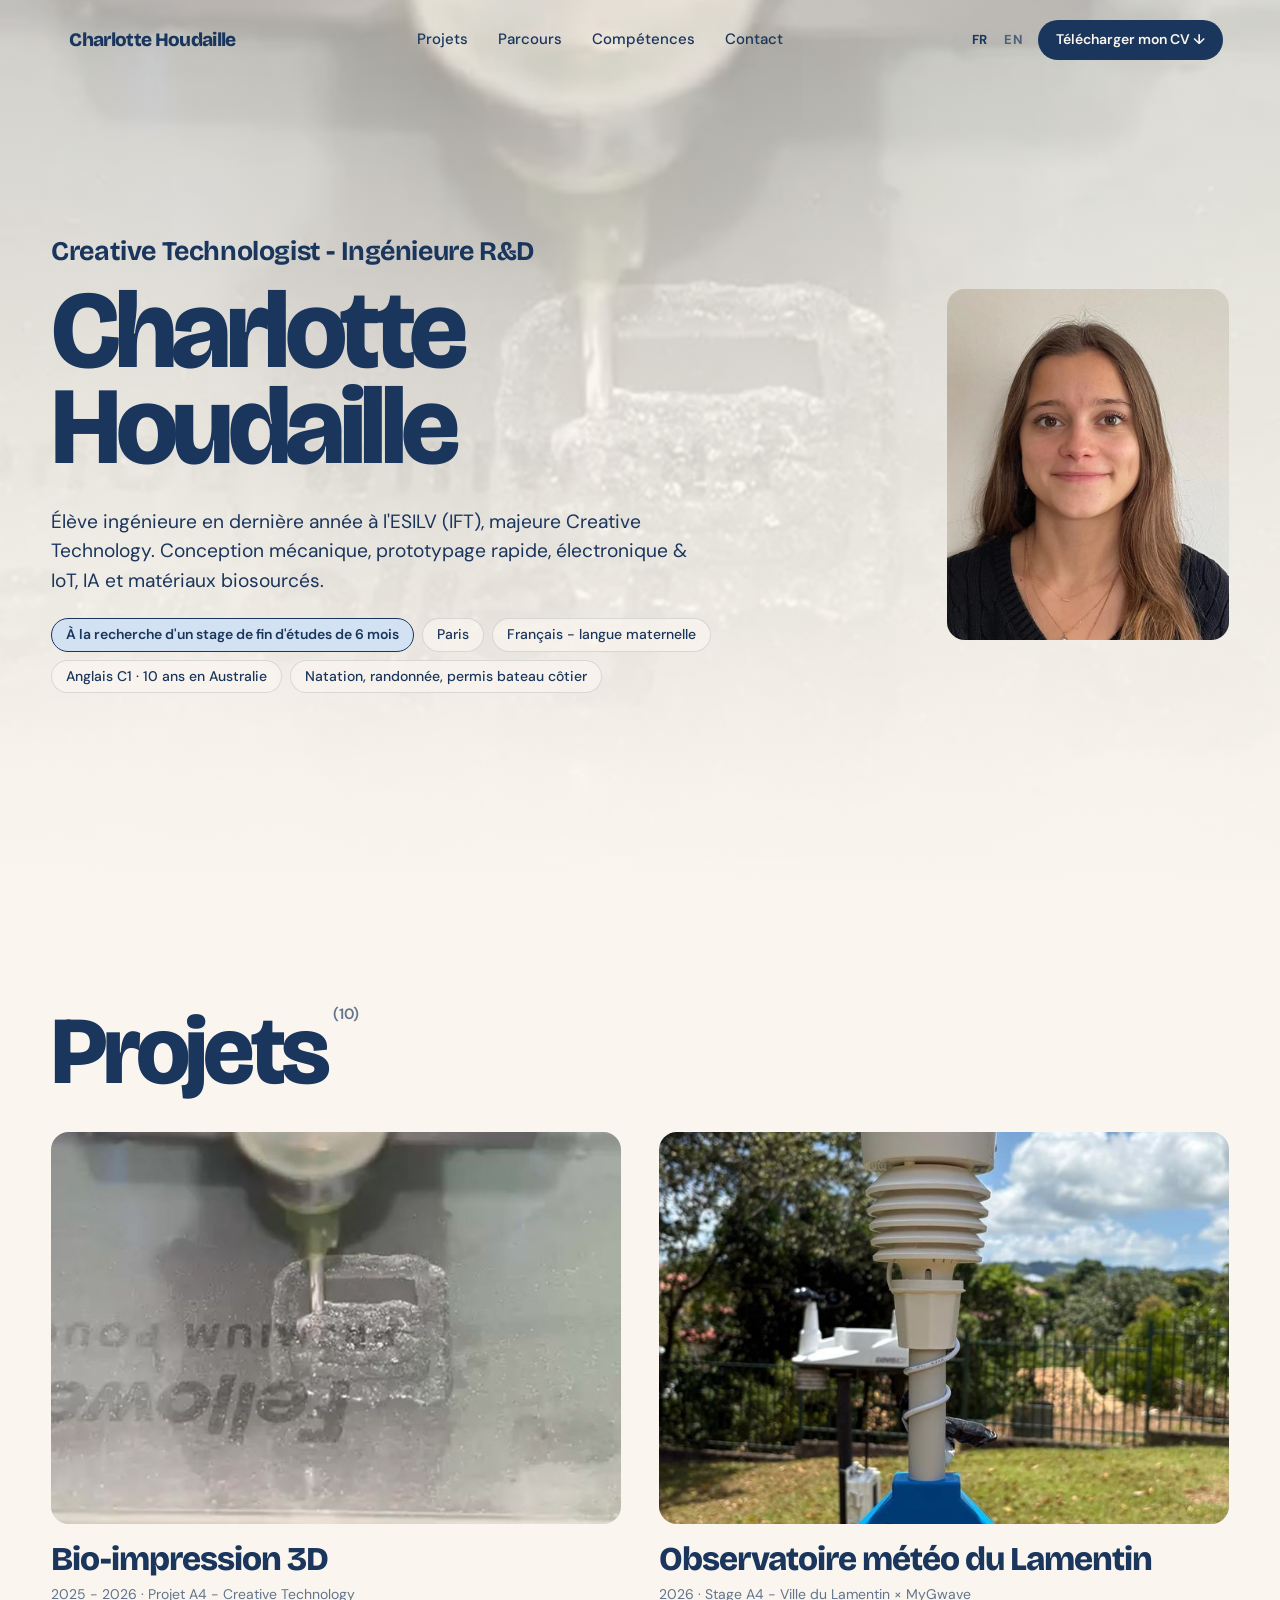
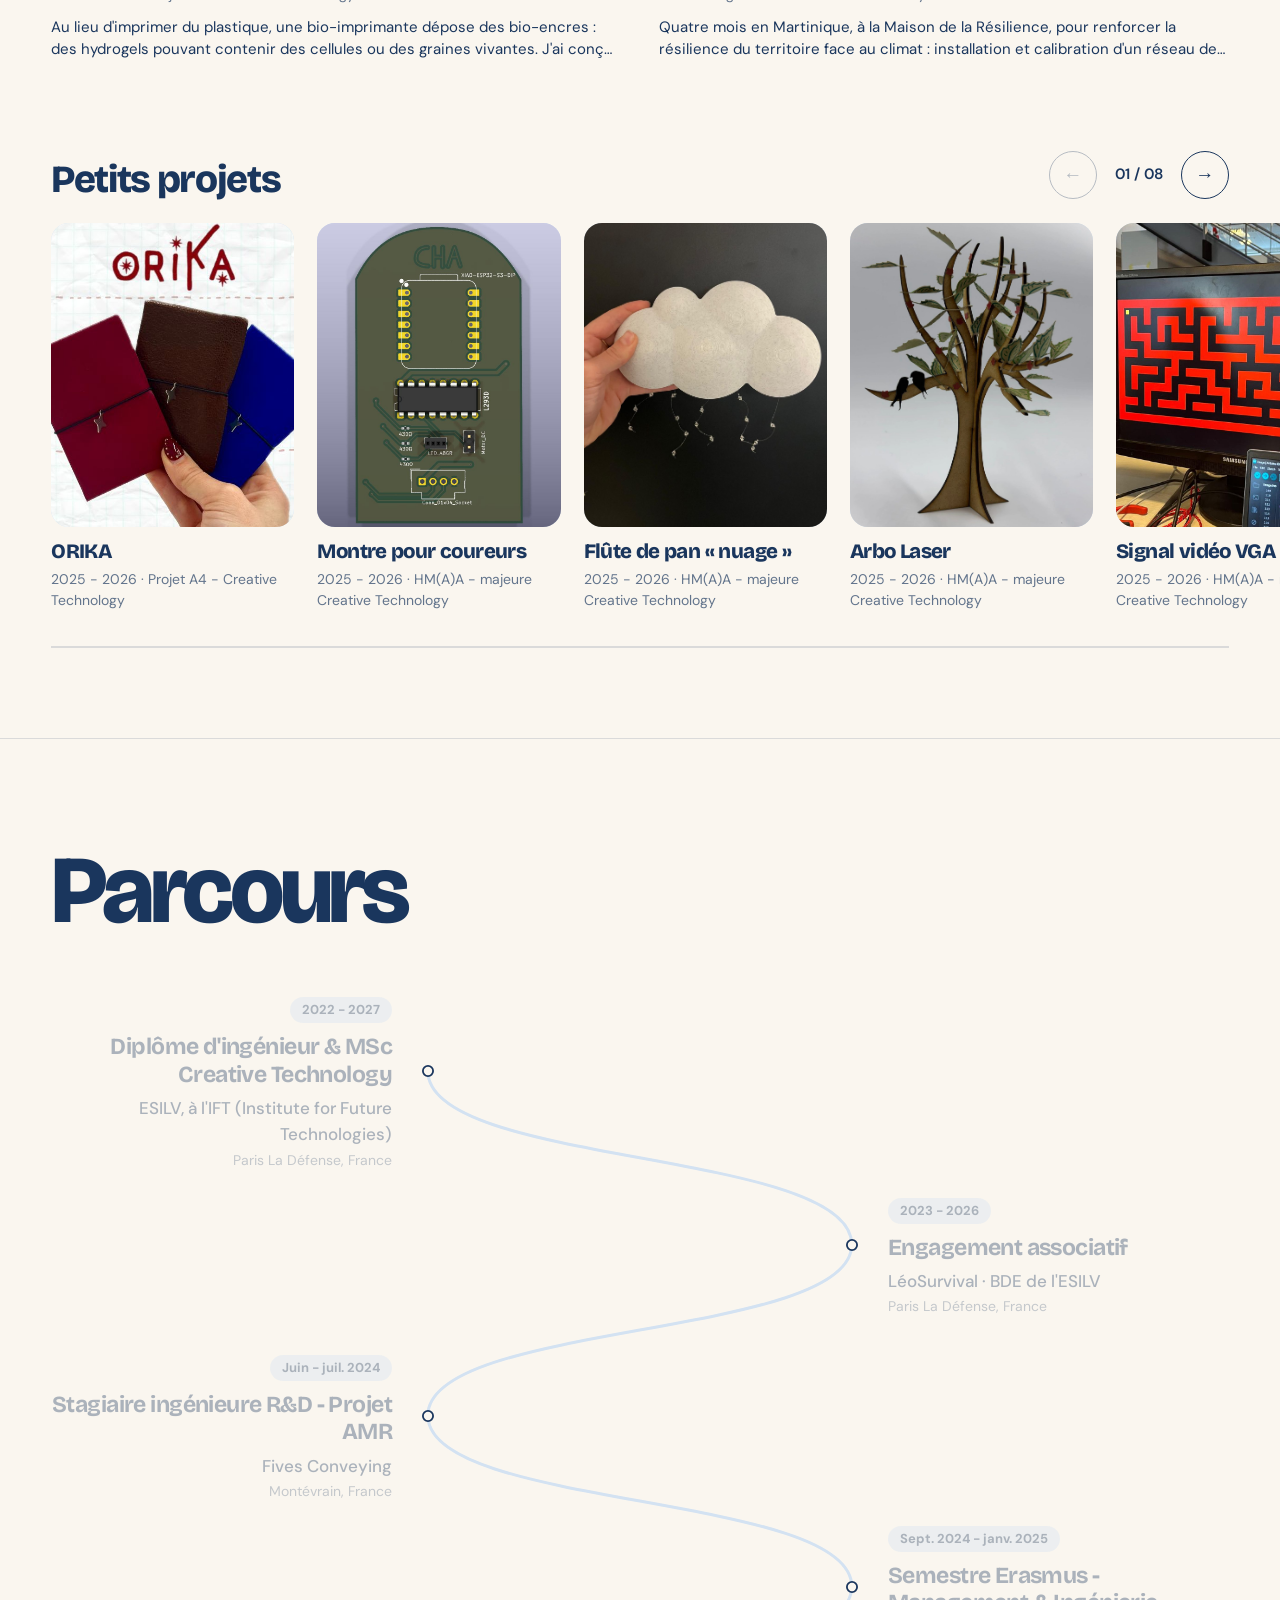
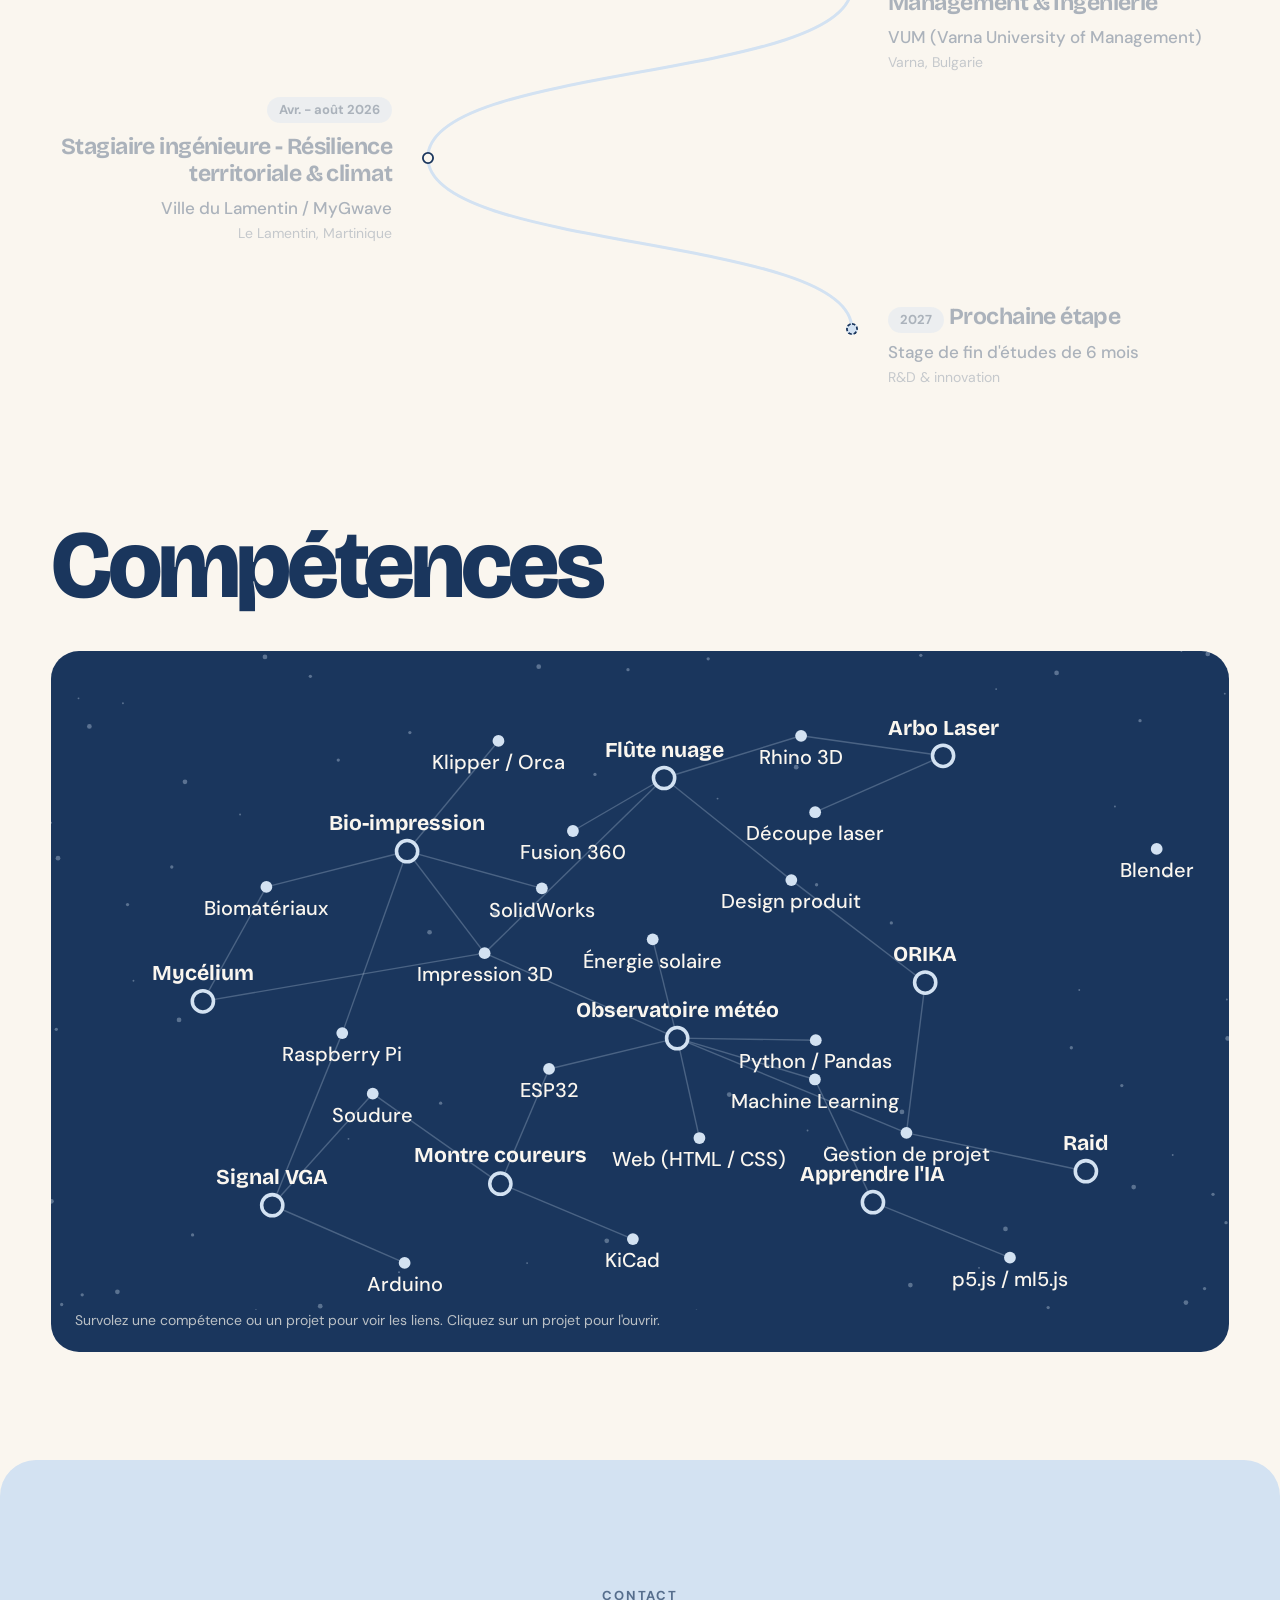
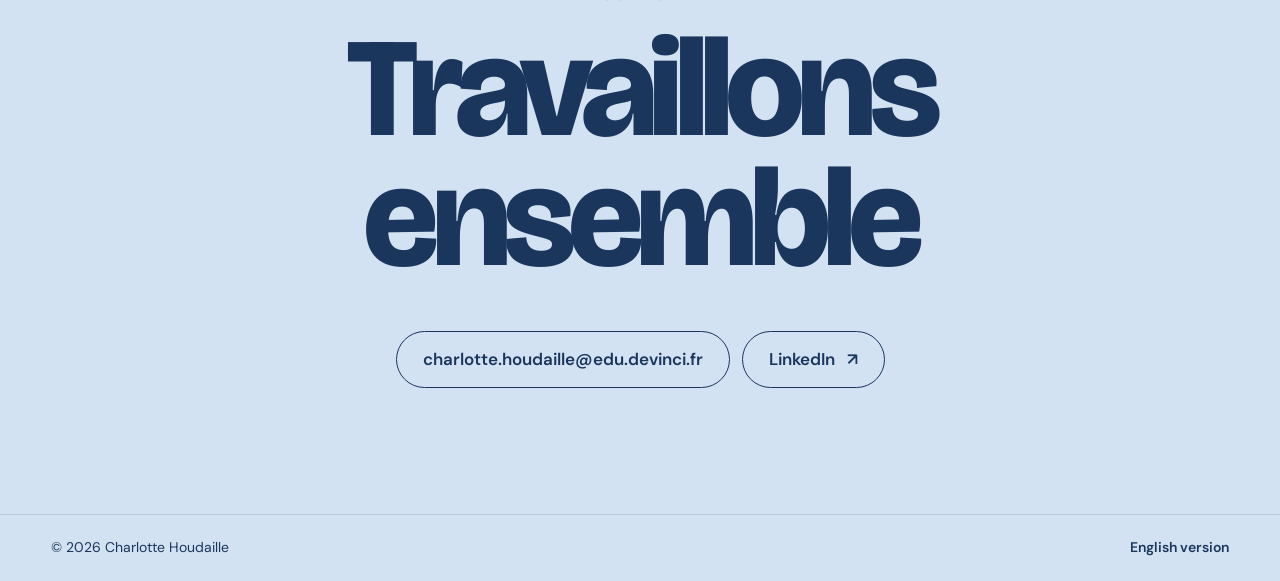
<file: index.html>
<!doctype html>
<html lang="fr">
<head>
  <meta charset="utf-8">
  <meta name="viewport" content="width=device-width, initial-scale=1">
  <title>Charlotte Houdaille - Creative Technologist</title>
  <meta name="description" content="Portfolio de Charlotte Houdaille, élève ingénieure en Creative Technology (ESILV / IFT) : R&D, prototypage, IoT, bio-impression et matériaux biosourcés.">
  <meta name="color-scheme" content="light">
  <link rel="alternate" hreflang="fr" href="index.html">
  <link rel="alternate" hreflang="en" href="en.html">
  <link rel="preconnect" href="https://fonts.googleapis.com">
  <link rel="preconnect" href="https://fonts.gstatic.com" crossorigin>
  <link href="https://fonts.googleapis.com/css2?family=Bricolage+Grotesque:opsz,wght@12..96,600..800&family=DM+Sans:opsz,wght@9..40,400..700&display=swap" rel="stylesheet">
  <link rel="stylesheet" href="css/style.css">
  <link rel="stylesheet" href="css/extras.css">
</head>
<body>

  <header class="nav">
    <a href="#top" class="nav__logo" data-reveal>Charlotte Houdaille</a>
    <nav class="nav__links" aria-label="Navigation principale">
      <a href="#projets">Projets</a>
      <a href="#parcours">Parcours</a>
      <a href="#competences">Compétences</a>
      <a href="#contact">Contact</a>
    </nav>
    <div class="nav__right">
      <div class="lang" aria-label="Langue">
        <span aria-current="true">FR</span>
        <a href="en.html" hreflang="en" lang="en">EN</a>
      </div>
      <a href="assets/cv/Charlotte_Houdaille_CV_FR.pdf" class="nav__cta" download><span class="hide-sm">Télécharger mon </span>CV <span aria-hidden="true">↓</span></a>
    </div>
  </header>

  <main>
    <!-- HERO -->
    <section class="hero" id="top">
      <div class="hero__slides" aria-hidden="true"></div>
      <div class="hero__veil" aria-hidden="true"></div>

      <div class="hero__main">
        <div class="hero__text">
          <p class="hero__eyebrow">Creative Technologist - Ingénieure R&amp;D</p>
          <h1 class="hero__name" data-reveal>Charlotte<br>Houdaille</h1>
          <p class="hero__role">Élève ingénieure en dernière année à l'ESILV (IFT), majeure Creative Technology. Conception mécanique, prototypage rapide, électronique &amp; IoT, IA et matériaux biosourcés.</p>
          <ul class="chips">
            <li class="chip chip--status">À la recherche d'un stage de fin d'études de 6 mois</li>
            <li class="chip">Paris</li>
            <li class="chip">Français - langue maternelle</li>
            <li class="chip">Anglais C1 · 10 ans en Australie</li>
            <li class="chip">Natation, randonnée, permis bateau côtier</li>
          </ul>
        </div>
        <figure class="hero__photo">
          <img src="assets/img/portrait.jpg" alt="Portrait de Charlotte Houdaille" width="720" height="900">
        </figure>
      </div>
    </section>

    <!-- PROJETS -->
    <section class="projects" id="projets" aria-labelledby="projets-title">
      <div class="projects__head">
        <h2 id="projets-title" class="title"><span data-reveal>Projets</span><sup class="projects__count"></sup></h2>
      </div>
      <div class="featured" aria-label="Projets principaux"></div>

      <div class="projects__head projects__head--mini">
        <h3 class="projects__subtitle"><span data-reveal>Petits projets</span></h3>
        <div class="projects__controls">
          <button class="arrow" type="button" data-prev aria-label="Projet précédent">←</button>
          <span class="projects__index" aria-live="polite"></span>
          <button class="arrow" type="button" data-next aria-label="Projet suivant">→</button>
        </div>
      </div>
      <div class="projects__track" aria-label="Petits projets - glisser vers la gauche"></div>
      <div class="projects__progress" aria-hidden="true"><span></span></div>
    </section>

    <!-- PARCOURS -->
    <section class="journey" id="parcours" aria-labelledby="parcours-title">
      <h2 id="parcours-title" class="title"><span data-reveal>Parcours</span></h2>

      <div class="lifemap">
        <svg class="lifemap__svg" aria-hidden="true"><path class="lifemap__track"></path><path class="lifemap__line"></path></svg>
        <ol class="lifemap__list">
        <li class="lifemap__stop">
          <span class="lifemap__dot" aria-hidden="true"></span>
          <div class="lifemap__card">
            <span class="lifemap__date">2022 - 2027</span>
            <h3 data-reveal>Diplôme d'ingénieur &amp; MSc Creative Technology</h3>
            <p class="lifemap__place">ESILV, à l'IFT (Institute for Future Technologies)</p>
            <p class="lifemap__loc">Paris La Défense, France</p>
          </div>
        </li>
        <li class="lifemap__stop">
          <span class="lifemap__dot" aria-hidden="true"></span>
          <div class="lifemap__card">
            <span class="lifemap__date">2023 - 2026</span>
            <h3 data-reveal>Engagement associatif</h3>
            <p class="lifemap__place">LéoSurvival · BDE de l'ESILV</p>
            <p class="lifemap__loc">Paris La Défense, France</p>
          </div>
        </li>
        <li class="lifemap__stop">
          <span class="lifemap__dot" aria-hidden="true"></span>
          <div class="lifemap__card">
            <span class="lifemap__date">Juin - juil. 2024</span>
            <h3 data-reveal>Stagiaire ingénieure R&amp;D - Projet AMR</h3>
            <p class="lifemap__place">Fives Conveying</p>
            <p class="lifemap__loc">Montévrain, France</p>
          </div>
        </li>
        <li class="lifemap__stop">
          <span class="lifemap__dot" aria-hidden="true"></span>
          <div class="lifemap__card">
            <span class="lifemap__date">Sept. 2024 - janv. 2025</span>
            <h3 data-reveal>Semestre Erasmus - Management &amp; Ingénierie</h3>
            <p class="lifemap__place">VUM (Varna University of Management)</p>
            <p class="lifemap__loc">Varna, Bulgarie</p>
          </div>
        </li>
        <li class="lifemap__stop">
          <span class="lifemap__dot" aria-hidden="true"></span>
          <div class="lifemap__card">
            <span class="lifemap__date">Avr. - août 2026</span>
            <h3 data-reveal>Stagiaire ingénieure - Résilience territoriale &amp; climat</h3>
            <p class="lifemap__place">Ville du Lamentin / MyGwave</p>
            <p class="lifemap__loc">Le Lamentin, Martinique</p>
          </div>
        </li>
        <li class="lifemap__stop lifemap__stop--next">
          <span class="lifemap__dot" aria-hidden="true"></span>
          <div class="lifemap__card">
            <span class="lifemap__date">2027</span>
            <h3 data-reveal>Prochaine étape</h3>
            <p class="lifemap__place">Stage de fin d'études de 6 mois</p>
            <p class="lifemap__loc">R&amp;D &amp; innovation</p>
          </div>
        </li>
        </ol>
      </div>

      <h2 class="title skills__title" id="competences"><span data-reveal>Compétences</span></h2>
      <div class="constellation">
        <p class="constellation__hint">Survolez une compétence ou un projet pour voir les liens. Cliquez sur un projet pour l'ouvrir.</p>
      </div>
    </section>

    <!-- CONTACT -->
    <section class="contact" id="contact" aria-labelledby="contact-title">
      <p class="eyebrow">Contact</p>
      <h2 id="contact-title" class="contact__title" data-reveal>Travaillons ensemble</h2>
      <div class="contact__links">
        <button class="email-box" type="button" data-copy="charlotte.houdaille@edu.devinci.fr" title="Cliquer pour copier" aria-label="Copier l'adresse email charlotte.houdaille@edu.devinci.fr"><span>charlotte.houdaille@edu.devinci.fr</span></button>
        <a class="email-box" href="https://www.linkedin.com/in/charlotte-houdaille" target="_blank" rel="noopener">LinkedIn <span aria-hidden="true">↗</span></a>
      </div>
    </section>
  </main>

  <footer class="footer">
    <span>© 2026 Charlotte Houdaille</span>
    <a href="en.html" hreflang="en" lang="en">English version</a>
  </footer>

  <!-- Panneau de détail d'un projet -->
  <div class="panel" id="panel" role="dialog" aria-modal="true" aria-labelledby="panel-title" hidden>
    <div class="panel__backdrop" data-close></div>
    <article class="panel__sheet" tabindex="-1">
      <button class="panel__close" type="button" data-close aria-label="Fermer le projet">✕</button>
      <div class="panel__content"></div>
    </article>
  </div>

  <script src="js/projects.js"></script>
  <script src="js/main.js"></script>
  <script src="js/extras.js"></script>
</body>
</html>
</file>
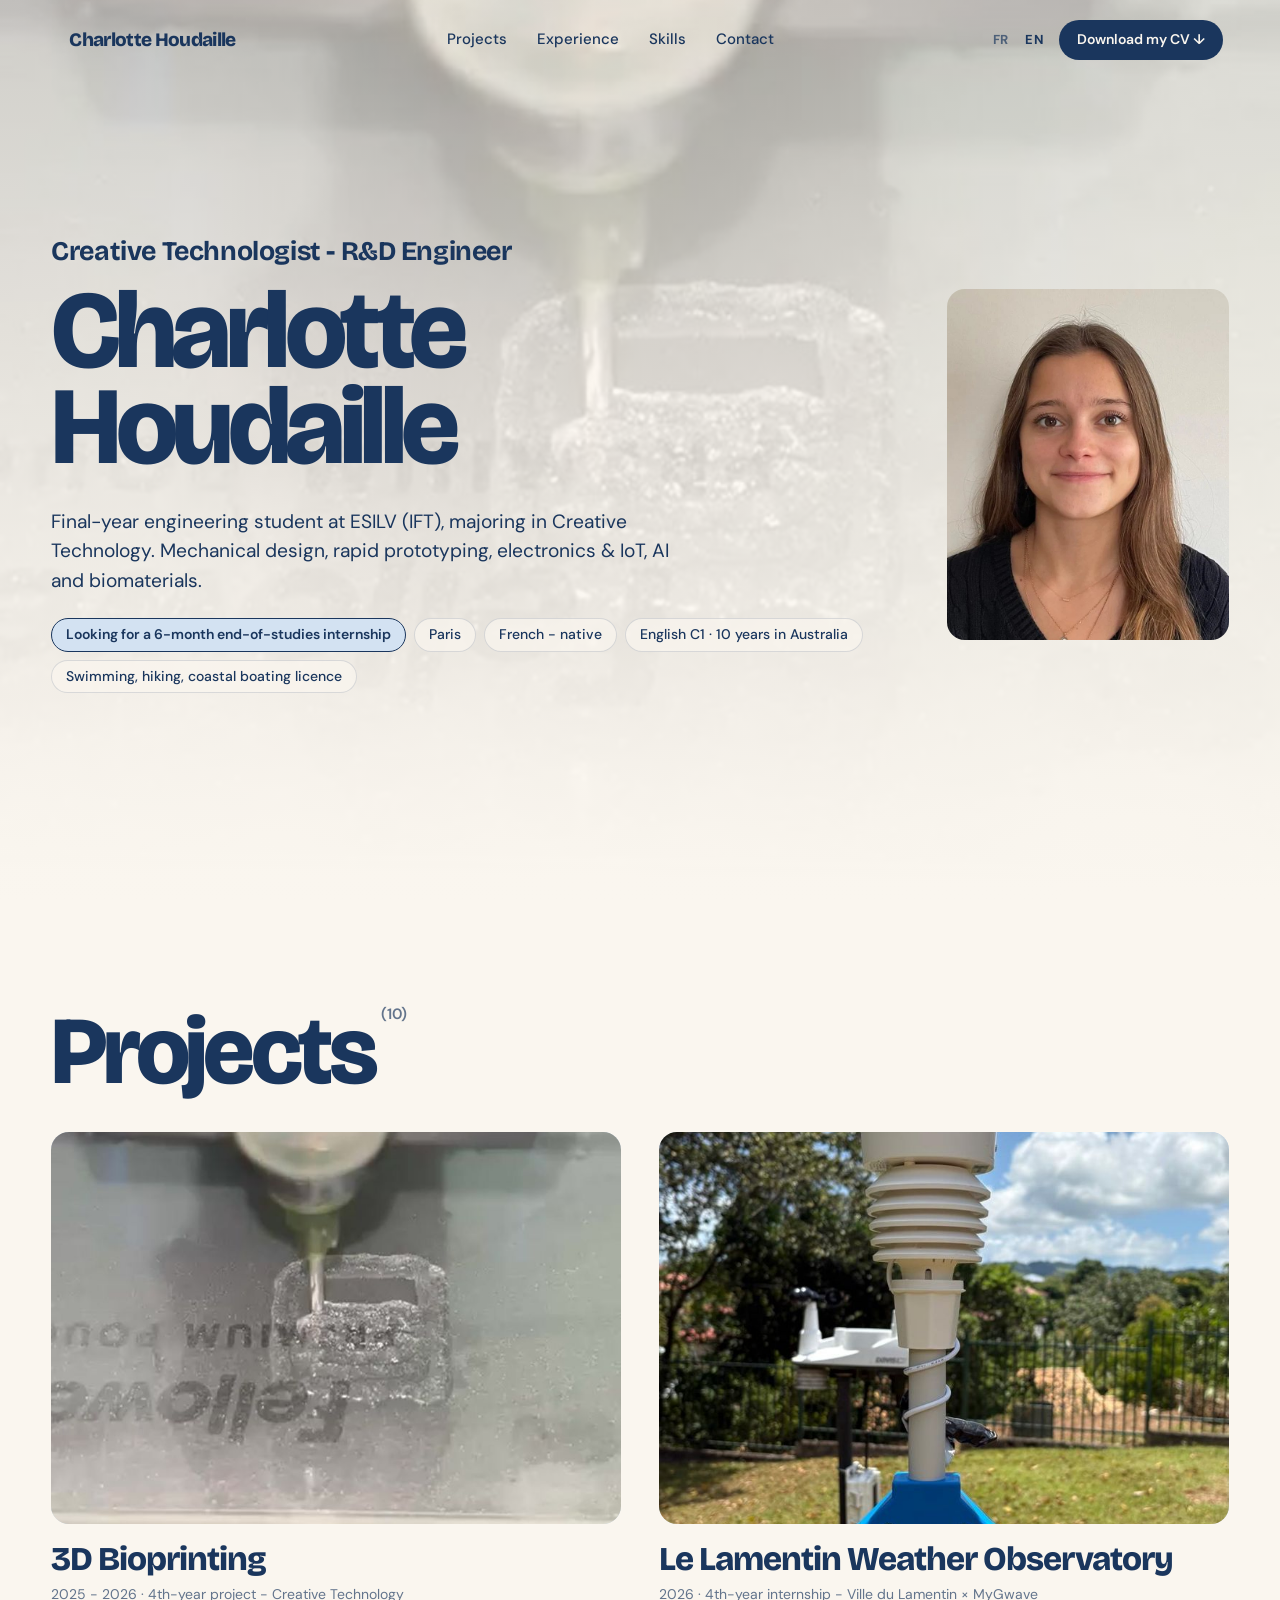
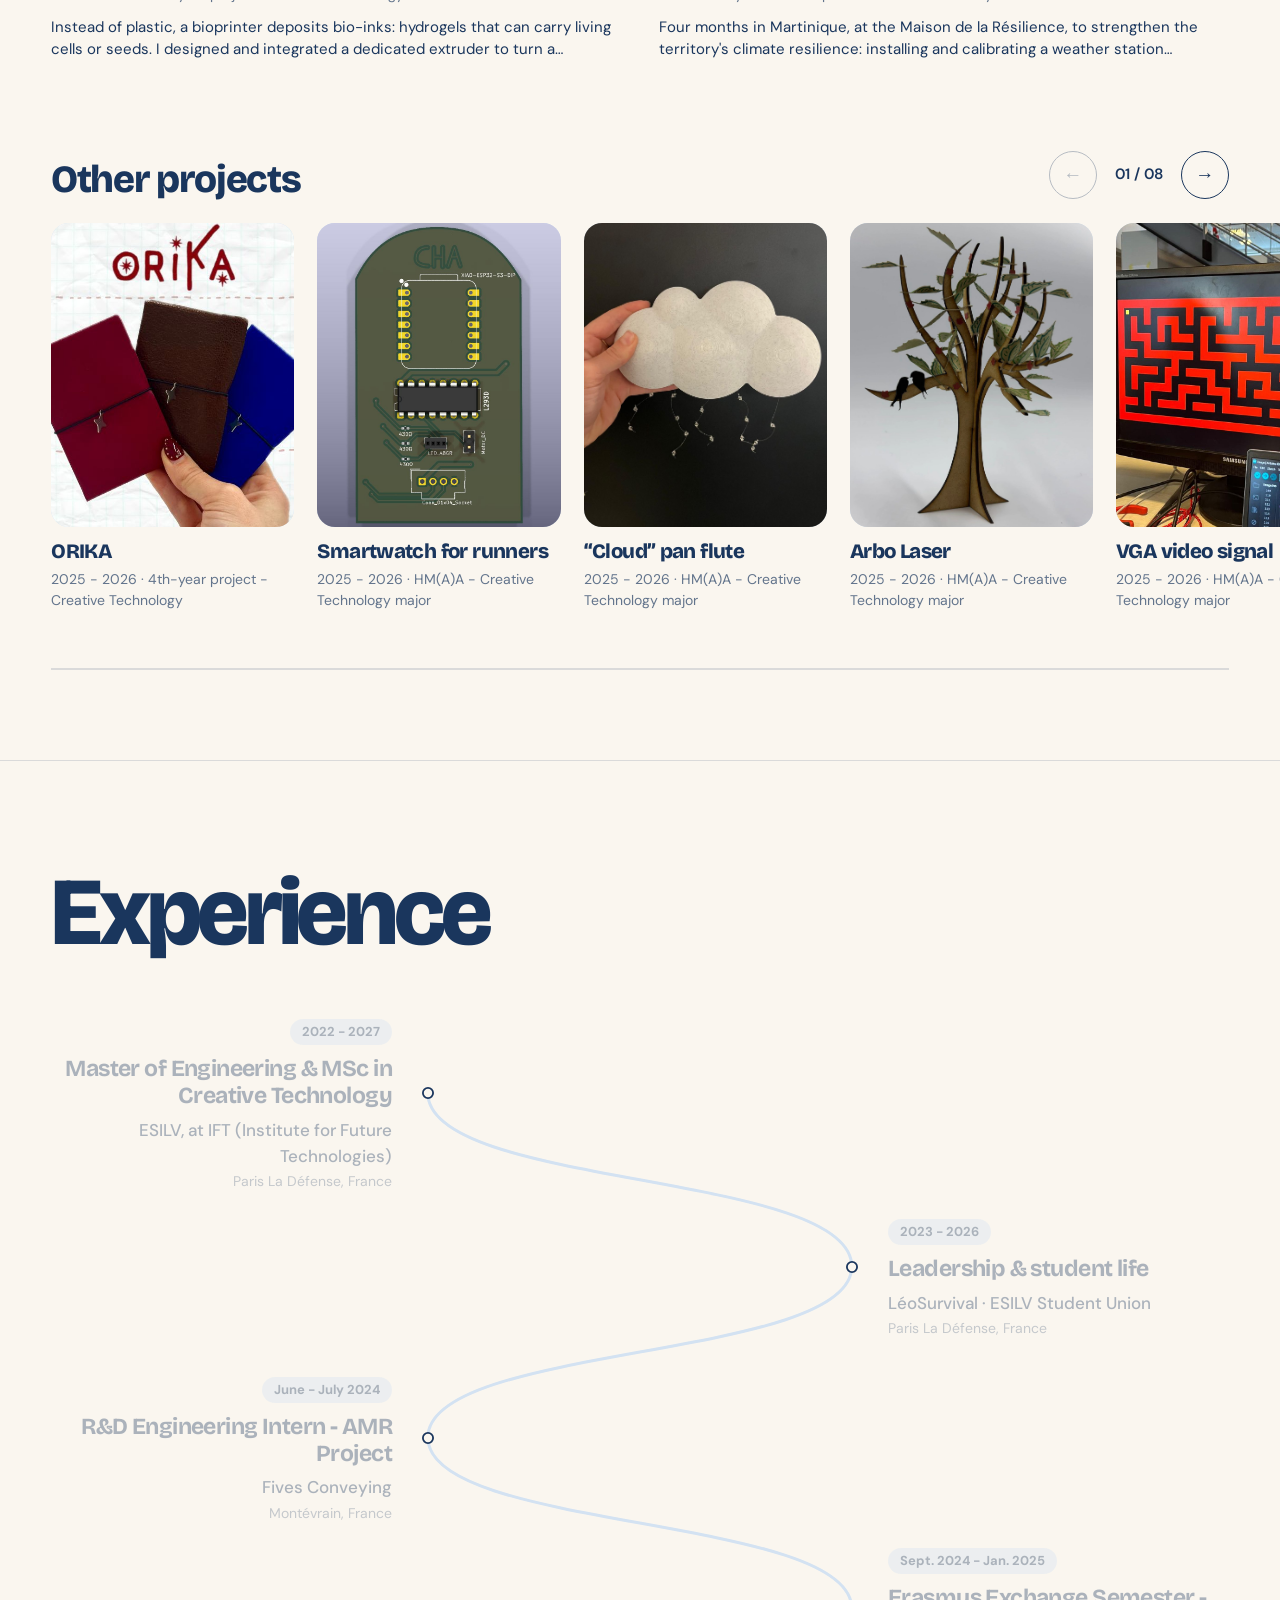
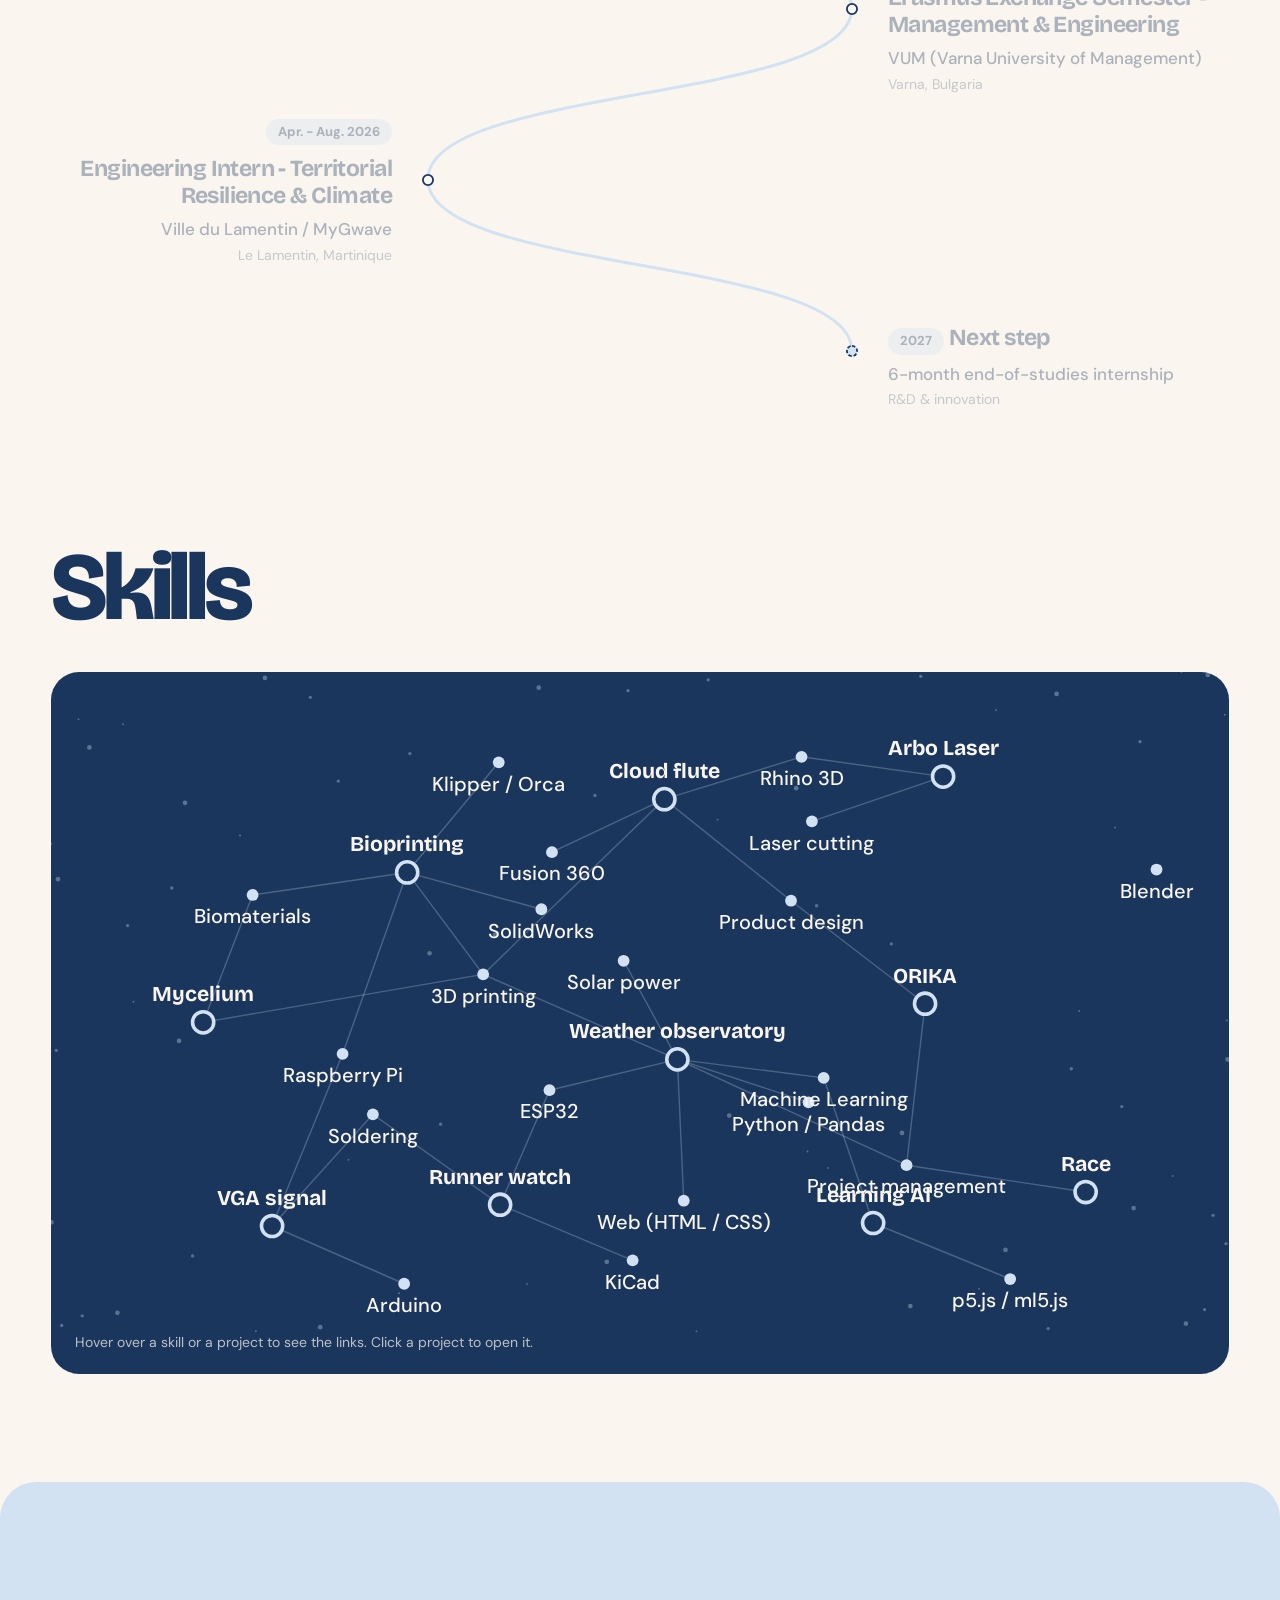
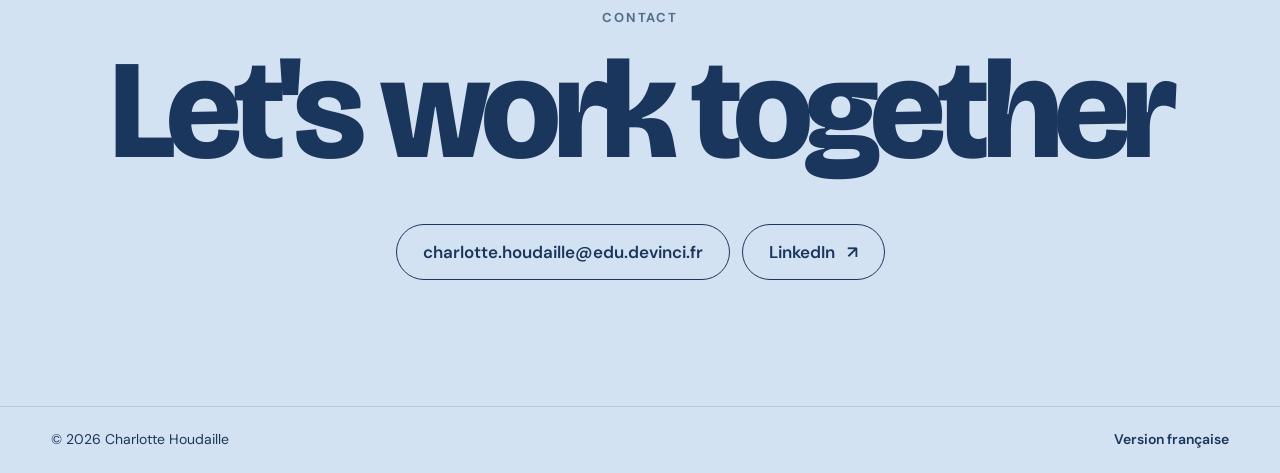
<file: en.html>
<!doctype html>
<html lang="en">
<head>
  <meta charset="utf-8">
  <meta name="viewport" content="width=device-width, initial-scale=1">
  <title>Charlotte Houdaille - Creative Technologist</title>
  <meta name="description" content="Portfolio of Charlotte Houdaille, Creative Technology engineering student (ESILV / IFT): R&D, prototyping, IoT, bioprinting and biomaterials.">
  <meta name="color-scheme" content="light">
  <link rel="alternate" hreflang="fr" href="index.html">
  <link rel="alternate" hreflang="en" href="en.html">
  <link rel="preconnect" href="https://fonts.googleapis.com">
  <link rel="preconnect" href="https://fonts.gstatic.com" crossorigin>
  <link href="https://fonts.googleapis.com/css2?family=Bricolage+Grotesque:opsz,wght@12..96,600..800&family=DM+Sans:opsz,wght@9..40,400..700&display=swap" rel="stylesheet">
  <link rel="stylesheet" href="css/style.css">
  <link rel="stylesheet" href="css/extras.css">
</head>
<body>

  <header class="nav">
    <a href="#top" class="nav__logo" data-reveal>Charlotte Houdaille</a>
    <nav class="nav__links" aria-label="Main navigation">
      <a href="#projects">Projects</a>
      <a href="#journey">Experience</a>
      <a href="#skills">Skills</a>
      <a href="#contact">Contact</a>
    </nav>
    <div class="nav__right">
      <div class="lang" aria-label="Language">
        <a href="index.html" hreflang="fr" lang="fr">FR</a>
        <span aria-current="true">EN</span>
      </div>
      <a href="assets/cv/Charlotte_Houdaille_CV_EN.pdf" class="nav__cta" download><span class="hide-sm">Download my </span>CV <span aria-hidden="true">↓</span></a>
    </div>
  </header>

  <main>
    <!-- HERO -->
    <section class="hero" id="top">
      <div class="hero__slides" aria-hidden="true"></div>
      <div class="hero__veil" aria-hidden="true"></div>

      <div class="hero__main">
        <div class="hero__text">
          <p class="hero__eyebrow">Creative Technologist - R&amp;D Engineer</p>
          <h1 class="hero__name" data-reveal>Charlotte<br>Houdaille</h1>
          <p class="hero__role">Final-year engineering student at ESILV (IFT), majoring in Creative Technology. Mechanical design, rapid prototyping, electronics &amp; IoT, AI and biomaterials.</p>
          <ul class="chips">
            <li class="chip chip--status">Looking for a 6-month end-of-studies internship</li>
            <li class="chip">Paris</li>
            <li class="chip">French - native</li>
            <li class="chip">English C1 · 10 years in Australia</li>
            <li class="chip">Swimming, hiking, coastal boating licence</li>
          </ul>
        </div>
        <figure class="hero__photo">
          <img src="assets/img/portrait.jpg" alt="Portrait of Charlotte Houdaille" width="720" height="900">
        </figure>
      </div>
    </section>

    <!-- PROJECTS -->
    <section class="projects" id="projects" aria-labelledby="projects-title">
      <div class="projects__head">
        <h2 id="projects-title" class="title"><span data-reveal>Projects</span><sup class="projects__count"></sup></h2>
      </div>
      <div class="featured" aria-label="Main projects"></div>

      <div class="projects__head projects__head--mini">
        <h3 class="projects__subtitle"><span data-reveal>Other projects</span></h3>
        <div class="projects__controls">
          <button class="arrow" type="button" data-prev aria-label="Previous project">←</button>
          <span class="projects__index" aria-live="polite"></span>
          <button class="arrow" type="button" data-next aria-label="Next project">→</button>
        </div>
      </div>
      <div class="projects__track" aria-label="Other projects - swipe left"></div>
      <div class="projects__progress" aria-hidden="true"><span></span></div>
    </section>


    <!-- EXPERIENCE -->
    <section class="journey" id="journey" aria-labelledby="journey-title">
      <h2 id="journey-title" class="title"><span data-reveal>Experience</span></h2>

      <div class="lifemap">
        <svg class="lifemap__svg" aria-hidden="true"><path class="lifemap__track"></path><path class="lifemap__line"></path></svg>
        <ol class="lifemap__list">
        <li class="lifemap__stop">
          <span class="lifemap__dot" aria-hidden="true"></span>
          <div class="lifemap__card">
            <span class="lifemap__date">2022 - 2027</span>
            <h3 data-reveal>Master of Engineering &amp; MSc in Creative Technology</h3>
            <p class="lifemap__place">ESILV, at IFT (Institute for Future Technologies)</p>
            <p class="lifemap__loc">Paris La Défense, France</p>
          </div>
        </li>
        <li class="lifemap__stop">
          <span class="lifemap__dot" aria-hidden="true"></span>
          <div class="lifemap__card">
            <span class="lifemap__date">2023 - 2026</span>
            <h3 data-reveal>Leadership &amp; student life</h3>
            <p class="lifemap__place">LéoSurvival · ESILV Student Union</p>
            <p class="lifemap__loc">Paris La Défense, France</p>
          </div>
        </li>
        <li class="lifemap__stop">
          <span class="lifemap__dot" aria-hidden="true"></span>
          <div class="lifemap__card">
            <span class="lifemap__date">June - July 2024</span>
            <h3 data-reveal>R&amp;D Engineering Intern - AMR Project</h3>
            <p class="lifemap__place">Fives Conveying</p>
            <p class="lifemap__loc">Montévrain, France</p>
          </div>
        </li>
        <li class="lifemap__stop">
          <span class="lifemap__dot" aria-hidden="true"></span>
          <div class="lifemap__card">
            <span class="lifemap__date">Sept. 2024 - Jan. 2025</span>
            <h3 data-reveal>Erasmus Exchange Semester - Management &amp; Engineering</h3>
            <p class="lifemap__place">VUM (Varna University of Management)</p>
            <p class="lifemap__loc">Varna, Bulgaria</p>
          </div>
        </li>
        <li class="lifemap__stop">
          <span class="lifemap__dot" aria-hidden="true"></span>
          <div class="lifemap__card">
            <span class="lifemap__date">Apr. - Aug. 2026</span>
            <h3 data-reveal>Engineering Intern - Territorial Resilience &amp; Climate</h3>
            <p class="lifemap__place">Ville du Lamentin / MyGwave</p>
            <p class="lifemap__loc">Le Lamentin, Martinique</p>
          </div>
        </li>
        <li class="lifemap__stop lifemap__stop--next">
          <span class="lifemap__dot" aria-hidden="true"></span>
          <div class="lifemap__card">
            <span class="lifemap__date">2027</span>
            <h3 data-reveal>Next step</h3>
            <p class="lifemap__place">6-month end-of-studies internship</p>
            <p class="lifemap__loc">R&amp;D &amp; innovation</p>
          </div>
        </li>
        </ol>
      </div>

      <h2 class="title skills__title" id="skills"><span data-reveal>Skills</span></h2>
      <div class="constellation">
        <p class="constellation__hint">Hover over a skill or a project to see the links. Click a project to open it.</p>
      </div>
    </section>

    <!-- CONTACT -->
    <section class="contact" id="contact" aria-labelledby="contact-title">
      <p class="eyebrow">Contact</p>
      <h2 id="contact-title" class="contact__title" data-reveal>Let's work together</h2>
      <div class="contact__links">
        <button class="email-box" type="button" data-copy="charlotte.houdaille@edu.devinci.fr" title="Click to copy" aria-label="Copy email address charlotte.houdaille@edu.devinci.fr"><span>charlotte.houdaille@edu.devinci.fr</span></button>
        <a class="email-box" href="https://www.linkedin.com/in/charlotte-houdaille" target="_blank" rel="noopener">LinkedIn <span aria-hidden="true">↗</span></a>
      </div>
    </section>
  </main>

  <footer class="footer">
    <span>© 2026 Charlotte Houdaille</span>
    <a href="index.html" hreflang="fr" lang="fr">Version française</a>
  </footer>

  <!-- Project detail panel -->
  <div class="panel" id="panel" role="dialog" aria-modal="true" aria-labelledby="panel-title" hidden>
    <div class="panel__backdrop" data-close></div>
    <article class="panel__sheet" tabindex="-1">
      <button class="panel__close" type="button" data-close aria-label="Close project">✕</button>
      <div class="panel__content"></div>
    </article>
  </div>

  <script src="js/projects.js"></script>
  <script src="js/main.js"></script>
  <script src="js/extras.js"></script>
</body>
</html>
</file>
<file: css/style.css>
/* ==========================================================
   Charlotte Houdaille — Portfolio
   3 couleurs : crème (fond), bleu marine (texte), bleu pastel
   ========================================================== */

:root {
  --cream: #faf6ef;
  --navy: #1a365d;
  --blue: #d3e2f2;

  --navy-soft: rgba(26, 54, 93, .68);
  --line: rgba(26, 54, 93, .14);

  --font-display: "Bricolage Grotesque", "Arial Black", sans-serif;
  --font-body: "DM Sans", system-ui, sans-serif;

  /* Marge latérale : sur très grand écran (ou en dézoomant), le contenu reste
     centré dans une colonne de 1440px, comme une page de PDF */
  --gutter: max(clamp(16px, 4vw, 56px), calc((100vw - 1440px) / 2));
  --radius: 18px;
  --ease: cubic-bezier(.22, 1, .36, 1);
}

*,
*::before,
*::after { box-sizing: border-box; }

html { -webkit-text-size-adjust: 100%; }

body {
  margin: 0;
  background: var(--cream);
  color: var(--navy);
  font-family: var(--font-body);
  font-size: 17px;
  line-height: 1.55;
  overflow-x: hidden;
}
body.is-locked { overflow: hidden; }

img, video { display: block; max-width: 100%; }
a { color: inherit; }
h1, h2, h3 { margin: 0; }

.title {
  font-family: var(--font-display);
  font-weight: 800;
  font-size: clamp(44px, 7.5vw, 112px);
  line-height: .92;
  letter-spacing: -.045em;
}

.eyebrow {
  font-size: 13px;
  font-weight: 700;
  letter-spacing: .14em;
  text-transform: uppercase;
  color: var(--navy-soft);
  margin: 0 0 18px;
}

:focus-visible {
  outline: 2px solid var(--navy);
  outline-offset: 3px;
  border-radius: 6px;
}

/* ---------- Pastilles & boutons ---------- */
.chips {
  list-style: none;
  padding: 0;
  margin: 28px 0 0;
  display: flex;
  flex-wrap: wrap;
  gap: 8px;
}
.chip {
  display: inline-block;
  padding: 5px 14px;
  border-radius: 999px;
  border: 1px solid var(--line);
  font-size: 14px;
  font-weight: 500;
  transition: transform .35s var(--ease), background .35s, border-color .35s;
}
.chip:hover {
  transform: scale(1.07);
  background: var(--blue);
  border-color: var(--navy);
}

.btn {
  display: inline-flex;
  align-items: center;
  gap: 10px;
  padding: 13px 24px;
  border-radius: 999px;
  border: 1.5px solid var(--navy);
  background: transparent;
  color: var(--navy);
  font: inherit;
  font-weight: 600;
  text-decoration: none;
  transition: background .3s var(--ease), color .3s var(--ease);
  max-width: 100%;
  overflow-wrap: anywhere;
}
.btn:hover { background: var(--blue); }
.btn--solid { background: var(--navy); color: var(--cream); }
.btn--solid:hover { background: var(--navy); color: var(--blue); }
/* Case email : un clic copie l'adresse */
.email-box {
  display: inline-flex;
  align-items: center;
  gap: 12px;
  padding: 14px 26px;
  border-radius: 999px;
  border: 1.5px solid var(--navy);
  background: transparent;
  color: var(--navy);
  font: inherit;
  font-weight: 600;
  text-decoration: none;
  cursor: pointer;
  max-width: 100%;
  overflow-wrap: anywhere;
  transition: background .3s var(--ease);
}
.email-box:hover { background: var(--navy); color: var(--cream); }
.email-box small { font-size: 12px; font-weight: 500; opacity: .7; }

/* ==========================================================
   CURSEUR (cercle + trait qui s'efface)
   ========================================================== */
.has-cursor,
.has-cursor * { cursor: none !important; }

.cursor {
  position: fixed;
  top: 0;
  left: 0;
  z-index: 300;
  width: 14px;
  height: 14px;
  margin: -7px 0 0 -7px;
  border: 1.5px solid var(--navy);
  background: var(--navy);
  border-radius: 50%;
  pointer-events: none;
  opacity: 0;
  transition: width .3s var(--ease), height .3s var(--ease), margin .3s var(--ease),
    background .3s, opacity .3s;
  will-change: transform;
}
.has-cursor .cursor { opacity: 1; }
.cursor.is-hover {
  width: 40px;
  height: 40px;
  margin: -20px 0 0 -20px;
  background: rgba(211, 226, 242, .55);
}
.cursor.is-hidden { opacity: 0 !important; }
/* Sur fond bleu marine (constellation) */
.cursor.is-light { background: var(--cream); border-color: var(--cream); }
.cursor.is-light.is-hover { background: rgba(250, 246, 239, .25); }

.cursor-trail {
  position: fixed;
  inset: 0;
  z-index: 299;
  width: 100%;
  height: 100%;
  pointer-events: none;
}

/* ==========================================================
   Texte "filtre" (le passage de la souris inverse les couleurs)
   ========================================================== */
.reveal { position: relative; }
/* Un span en ligne donnerait au calque une boîte différente du texte (décalage) */
span.reveal,
a.reveal,
h3.reveal { display: inline-block; }
/* Le calque déborde un peu pour que le disque ne soit pas coupé en haut/bas */
span.reveal > .reveal__top,
a.reveal > .reveal__top,
h3.reveal > .reveal__top { inset: -.3em; padding: .3em; }
.reveal__top {
  position: absolute;
  inset: 0;
  padding: inherit;
  color: var(--blue);
  background: var(--navy);
  clip-path: circle(0 at 0 0);
  pointer-events: none;
  user-select: none;
}

/* ==========================================================
   NAV
   ========================================================== */
.nav {
  position: fixed;
  inset: 14px var(--gutter) auto;
  z-index: 50;
  display: flex;
  align-items: center;
  justify-content: space-between;
  gap: 12px;
  padding: 6px 6px 6px 18px;
  border-radius: 999px;
  transition: background .35s, box-shadow .35s;
}
.nav.is-scrolled {
  background: rgba(250, 246, 239, .86);
  backdrop-filter: blur(12px);
  box-shadow: 0 0 0 1px var(--line);
}

.nav__logo {
  font-family: var(--font-display);
  font-weight: 800;
  font-size: 19px;
  letter-spacing: -.035em;
  text-decoration: none;
  white-space: nowrap;
}

.nav__links {
  display: flex;
  align-items: center;
  gap: 2px;
}
.nav__links a {
  padding: 8px 14px;
  border-radius: 999px;
  font-size: 15px;
  font-weight: 500;
  text-decoration: none;
  transition: background .25s;
}
.nav__links a:hover { background: var(--blue); }

.nav__right { display: flex; align-items: center; gap: 6px; }
.lang {
  display: flex;
  font-size: 13px;
  font-weight: 700;
  letter-spacing: .06em;
}
.lang a,
.lang span {
  padding: 8px 8px;
  text-decoration: none;
}
.lang span { color: var(--navy); }
.lang a { color: var(--navy-soft); }
.lang a:hover { color: var(--navy); }

.nav__cta {
  padding: 9px 18px;
  border-radius: 999px;
  background: var(--navy);
  color: var(--cream);
  font-size: 14px;
  font-weight: 600;
  text-decoration: none;
}

/* ==========================================================
   HERO — photos qui défilent en fond
   ========================================================== */
.hero {
  position: relative;
  min-height: 100svh;
  display: flex;
  flex-direction: column;
  justify-content: center;
  padding: 110px var(--gutter) clamp(48px, 9vh, 96px);
  overflow: hidden;
  isolation: isolate;
}

.hero__slides { position: absolute; inset: 0; z-index: -2; }
.hero__slides img {
  position: absolute;
  inset: 0;
  width: 100%;
  height: 100%;
  object-fit: cover;
  opacity: 0;
  transform: scale(1.1);
  filter: grayscale(.25) brightness(1.08);
  transition: opacity .8s ease, transform 3.5s linear;
}
.hero__slides img.is-active { opacity: 1; transform: scale(1); }

.hero__veil {
  position: absolute;
  inset: 0;
  z-index: -1;
  background:
    linear-gradient(180deg, rgba(250, 246, 239, .55) 0%, rgba(250, 246, 239, .8) 55%, var(--cream) 100%);
}

.hero__main {
  display: grid;
  grid-template-columns: minmax(0, 1fr) auto;
  /* Photo centrée verticalement par rapport au nom + description */
  align-items: center;
  gap: 32px clamp(32px, 5vw, 80px);
}

.hero__eyebrow {
  margin: 0 0 16px;
  font-family: var(--font-display);
  font-weight: 700;
  font-size: clamp(18px, 2.1vw, 30px);
  letter-spacing: -.015em;
  line-height: 1.15;
}

.hero__name {
  font-family: var(--font-display);
  font-weight: 800;
  font-size: clamp(50px, 8.6vw, 140px);
  line-height: .88;
  letter-spacing: -.05em;
  display: inline-block;
  padding-bottom: .04em;
}

.hero__role {
  max-width: 640px;
  margin: 26px 0 0;
  font-size: clamp(17px, 1.5vw, 20px);
}

.hero__text .chips { margin-top: 22px; }
.hero__text .chip { background: rgba(250, 246, 239, .72); }
.hero__text .chip:hover { background: var(--blue); }
.hero__text .chip--status {
  background: var(--blue);
  border-color: var(--navy);
  font-weight: 600;
}
.hero__text .chip--status:hover { background: var(--navy); color: var(--cream); }

.hero__photo {
  margin: 0;
  width: clamp(180px, 22vw, 320px);
}
.hero__photo img {
  width: 100%;
  height: auto;
  aspect-ratio: 4 / 5;
  object-fit: cover;
  border-radius: var(--radius);
  background: var(--blue);
}

/* ==========================================================
   PROJETS - 2 projets principaux + mini projets en swipe
   ========================================================== */
.projects { padding: clamp(80px, 12vh, 130px) 0 clamp(60px, 10vh, 110px); }

.projects__head {
  display: flex;
  flex-wrap: wrap;
  align-items: flex-end;
  justify-content: space-between;
  gap: 16px;
  padding: 0 var(--gutter);
  margin-bottom: clamp(28px, 4vh, 44px);
}
.projects__head--mini { margin-bottom: 24px; }
.projects__subtitle {
  font-family: var(--font-display);
  font-weight: 800;
  font-size: clamp(26px, 3vw, 42px);
  letter-spacing: -.035em;
  line-height: 1;
}
.projects__count {
  font-family: var(--font-body);
  font-size: 15px;
  font-weight: 600;
  letter-spacing: 0;
  color: var(--navy-soft);
  vertical-align: top;
  margin-left: 6px;
}

.featured {
  display: grid;
  grid-template-columns: repeat(2, minmax(0, 1fr));
  gap: 32px clamp(20px, 3vw, 44px);
  padding: 0 var(--gutter);
  margin-bottom: clamp(64px, 10vh, 110px);
}

.projects__controls { display: flex; align-items: center; gap: 10px; }
.projects__index {
  font-variant-numeric: tabular-nums;
  font-weight: 600;
  font-size: 15px;
  min-width: 64px;
  text-align: center;
}
.arrow {
  width: 48px;
  height: 48px;
  border-radius: 50%;
  border: 1.5px solid var(--navy);
  background: transparent;
  color: var(--navy);
  font-size: 19px;
  cursor: pointer;
  transition: background .3s, opacity .3s;
}
.arrow:hover { background: var(--blue); }
.arrow:disabled { opacity: .3; pointer-events: none; }

.projects__track {
  position: relative;
  display: flex;
  gap: clamp(14px, 1.8vw, 24px);
  padding: 0 var(--gutter) 6px;
  overflow-x: auto;
  scroll-snap-type: x mandatory;
  scroll-padding-inline: var(--gutter);
  overscroll-behavior-x: contain;
  scrollbar-width: none;
  user-select: none;
  -webkit-user-select: none;
}
.projects__track::-webkit-scrollbar { display: none; }
.projects__track.is-dragging { scroll-snap-type: none; }
.projects__track.is-dragging .card { pointer-events: none; }

.card {
  flex: 0 0 auto;
  /* Mini projet : taille limitée par la hauteur d'écran */
  width: clamp(200px, min(19vw, 40svh * .8), 270px);
  /* Un bouton centre son contenu verticalement : on aligne tout en haut */
  display: flex;
  flex-direction: column;
  align-items: flex-start;
  justify-content: flex-start;
  align-self: flex-start;
  scroll-snap-align: start;
  padding: 0;
  border: 0;
  background: none;
  text-align: left;
  font: inherit;
  color: inherit;
  cursor: pointer;
}
.card--big { width: auto; align-self: stretch; }

.card__media {
  position: relative;
  width: 100%;
  aspect-ratio: 4 / 5;
  border-radius: var(--radius);
  background: var(--blue);
  overflow: hidden;
}
.card--big .card__media { aspect-ratio: 16 / 11; }
/* Images empilées : au survol elles défilent en fondu */
.card__media img {
  position: absolute;
  inset: 0;
  width: 100%;
  height: 100%;
  object-fit: cover;
  opacity: 0;
  transition: opacity .5s ease, transform .9s var(--ease);
  pointer-events: none;
}
.card__media img.is-active { opacity: 1; }
.card:hover .card__media img,
.card:focus-visible .card__media img { transform: scale(1.04); }

.card__title {
  display: inline-block;
  margin-top: 14px;
  font-family: var(--font-display);
  font-weight: 800;
  font-size: clamp(19px, 1.6vw, 23px);
  letter-spacing: -.03em;
  line-height: 1.08;
}
.card--big .card__title { font-size: clamp(26px, 2.6vw, 38px); margin-top: 18px; }
.card__meta {
  display: block;
  margin: 6px 0 0;
  font-size: 14px;
  color: var(--navy-soft);
}
.card__lead {
  display: -webkit-box;
  -webkit-line-clamp: 2;
  -webkit-box-orient: vertical;
  overflow: hidden;
  margin-top: 10px;
  max-width: 60ch;
  font-size: 15px;
  line-height: 1.5;
}

.projects__progress {
  margin: 28px var(--gutter) 0;
  height: 2px;
  background: var(--line);
  overflow: hidden;
}
.projects__progress span {
  display: block;
  height: 100%;
  background: var(--navy);
  transform-origin: left;
  transform: scaleX(0);
}

/* ==========================================================
   PARCOURS
   ========================================================== */
.journey {
  border-top: 1px solid var(--line);
  padding: clamp(80px, 12vh, 140px) var(--gutter);
}

/* Life map : une ligne bleue qui serpente d'une étape à l'autre.
   Les points alternent à gauche et à droite, le tracé est calculé en JS. */
.lifemap {
  position: relative;
  margin-top: 48px;
}
.lifemap__svg {
  position: absolute;
  inset: 0;
  width: 100%;
  height: 100%;
  overflow: visible;
  pointer-events: none;
}
.lifemap__track,
.lifemap__line {
  fill: none;
  stroke-width: 3;
  stroke-linecap: round;
}
.lifemap__track { stroke: var(--blue); }
.lifemap__line { stroke: var(--navy); }

.lifemap__list {
  position: relative;
  list-style: none;
  margin: 0;
  padding: 0;
}
/* Les points alternent à 32 % / 68 % : la ligne serpente au centre,
   le texte est toujours à l'extérieur du virage pour ne jamais être traversé */
.lifemap__stop {
  --x: 32%;
  position: relative;
  display: flex;
  align-items: center;
  min-height: clamp(140px, 19vh, 180px);
}
.lifemap__stop:nth-child(even) { --x: 68%; }

.lifemap__dot {
  position: absolute;
  left: var(--x);
  top: 50%;
  width: 20px;
  height: 20px;
  margin: -10px 0 0 -10px;
  border-radius: 50%;
  border: 3px solid var(--navy);
  background: var(--cream);
  transform: scale(.6);
  transition: transform .5s var(--ease), background .5s;
}
.lifemap__stop.is-reached .lifemap__dot {
  transform: scale(1);
  background: var(--navy);
}
.lifemap__stop--next .lifemap__dot {
  border-style: dashed;
  background: var(--blue) !important;
}
.lifemap__stop--next.is-reached .lifemap__dot { animation: lifemap-pulse 2s ease-in-out infinite; }
@keyframes lifemap-pulse {
  50% { box-shadow: 0 0 0 10px rgba(211, 226, 242, .8); }
}

.lifemap__card {
  /* Étape impaire : texte à gauche du point */
  width: calc(var(--x) - 36px);
  text-align: right;
  opacity: .35;
  transform: translateY(12px);
  transition: opacity .6s var(--ease), transform .6s var(--ease);
}
.lifemap__stop:nth-child(even) .lifemap__card {
  /* Étape paire : texte à droite du point */
  width: calc(100% - var(--x) - 36px);
  margin-left: calc(var(--x) + 36px);
  text-align: left;
}
.lifemap__stop.is-reached .lifemap__card { opacity: 1; transform: none; }

.lifemap__date {
  display: inline-block;
  padding: 3px 12px;
  border-radius: 999px;
  background: var(--blue);
  font-size: 13px;
  font-weight: 700;
}
.lifemap__card h3 {
  margin-top: 10px;
  font-family: var(--font-display);
  font-size: clamp(19px, 1.8vw, 24px);
  font-weight: 700;
  letter-spacing: -.025em;
  line-height: 1.18;
}
.lifemap__place { margin: 6px 0 0; font-weight: 500; }
.lifemap__loc { margin: 2px 0 0; font-size: 14px; color: var(--navy-soft); }

.skills {
  display: grid;
  grid-template-columns: repeat(auto-fit, minmax(230px, 1fr));
  gap: 0 32px;
  margin-top: 40px;
}
.skills__title {
  margin-top: clamp(80px, 12vh, 130px);
  /* Même espace sous le menu que pour Projets / Parcours (padding de section) */
  scroll-margin-top: clamp(80px, 12vh, 140px);
}
.skills__group {
  padding: 22px 0;
  border-top: 1.5px solid var(--navy);
}
.skills__group h3 {
  font-family: var(--font-display);
  font-weight: 700;
  font-size: 21px;
  letter-spacing: -.02em;
  margin-bottom: 8px;
}
.skills__group p { margin: 0; color: var(--navy-soft); }

/* ==========================================================
   CONTACT
   ========================================================== */
.contact {
  padding: clamp(80px, 14vh, 160px) var(--gutter);
  background: var(--blue);
  border-radius: 36px 36px 0 0;
  text-align: center;
}
.contact__title {
  display: inline-block;
  font-family: var(--font-display);
  font-weight: 800;
  font-size: clamp(52px, 11vw, 170px);
  line-height: .92;
  letter-spacing: -.055em;
  padding: 0 .06em .06em;
}
.contact__title.reveal .reveal__top { color: var(--blue); background: var(--navy); }
.contact__links {
  display: flex;
  flex-wrap: wrap;
  justify-content: center;
  gap: 12px;
  margin-top: 40px;
}

.footer {
  display: flex;
  justify-content: space-between;
  align-items: center;
  gap: 12px;
  padding: 22px var(--gutter);
  background: var(--blue);
  font-size: 14px;
  border-top: 1px solid var(--line);
}
.footer a { text-decoration: none; font-weight: 600; }

/* ==========================================================
   PANNEAU PROJET
   ========================================================== */
.panel { position: fixed; inset: 0; z-index: 100; }
.panel[hidden] { display: none; }
.panel__backdrop {
  position: absolute;
  inset: 0;
  background: rgba(26, 54, 93, .3);
  backdrop-filter: blur(4px);
  opacity: 0;
  transition: opacity .45s var(--ease);
}
.panel__sheet {
  position: absolute;
  inset: 3svh 0 0;
  overflow-y: auto;
  overscroll-behavior: contain;
  background: var(--cream);
  border-radius: 28px 28px 0 0;
  transform: translateY(100%);
  transition: transform .6s var(--ease);
  outline: none;
}
.panel.is-open .panel__backdrop { opacity: 1; }
.panel.is-open .panel__sheet { transform: none; }

.panel__close {
  position: sticky;
  top: 16px;
  float: right;
  margin: 16px var(--gutter) 0 0;
  z-index: 2;
  width: 48px;
  height: 48px;
  border-radius: 50%;
  border: 1.5px solid var(--navy);
  background: var(--cream);
  color: var(--navy);
  font-size: 18px;
  cursor: pointer;
  transition: transform .3s var(--ease), background .3s;
}
.panel__close:hover { transform: rotate(90deg); background: var(--blue); }

.p-hero {
  padding: 56px var(--gutter) 44px;
  background: var(--blue);
}
.p-hero .eyebrow { margin-bottom: 12px; }
.p-hero h2 {
  display: inline-block;
  font-family: var(--font-display);
  font-weight: 800;
  font-size: clamp(40px, 7vw, 108px);
  line-height: .92;
  letter-spacing: -.05em;
  max-width: 16ch;
}
.p-hero__lead {
  max-width: 740px;
  margin: 22px 0 0;
  font-size: clamp(17px, 1.6vw, 20px);
}

.p-meta {
  display: grid;
  grid-template-columns: repeat(auto-fit, minmax(190px, 1fr));
  margin: 0;
  padding: 0 var(--gutter);
  border-bottom: 1px solid var(--line);
}
.p-meta div { padding: 20px 16px 20px 0; }
.p-meta dt {
  font-size: 12px;
  font-weight: 700;
  letter-spacing: .12em;
  text-transform: uppercase;
  color: var(--navy-soft);
}
.p-meta dd { margin: 4px 0 0; font-weight: 500; }

/* Toutes les parties côte à côte sur une ligne ; empilées sur petit écran */
.p-body {
  display: grid;
  grid-template-columns: repeat(var(--cols, 3), minmax(0, 1fr));
  gap: 28px clamp(20px, 3vw, 48px);
  padding: 44px var(--gutter);
}
.chip--link {
  display: inline-flex;
  gap: 6px;
  margin-top: 14px;
  text-decoration: none;
  font-size: 13px;
}
.p-body h3 {
  font-family: var(--font-display);
  font-weight: 700;
  font-size: 22px;
  letter-spacing: -.025em;
  margin-bottom: 10px;
}
.p-body ul { margin: 0; padding-left: 18px; }
.p-body li { margin: 6px 0; }
.p-body li::marker { color: var(--navy-soft); }

/* Galerie : vignettes alignées sur une grille, agrandies au clic */
.p-gallery {
  display: grid;
  grid-template-columns: repeat(auto-fill, minmax(min(260px, 42vw), 1fr));
  gap: 14px;
  padding: 0 var(--gutter) 48px;
}
.p-gallery figure { margin: 0; }
.p-thumb {
  display: block;
  width: 100%;
  padding: 0;
  border: 0;
  border-radius: 12px;
  overflow: hidden;
  background: var(--blue);
  cursor: zoom-in;
}
.p-thumb img,
.p-thumb video {
  width: 100%;
  aspect-ratio: 4 / 5;
  object-fit: cover;
  transition: transform .6s var(--ease);
}
.p-thumb:hover img,
.p-thumb:hover video { transform: scale(1.05); }
.p-gallery figcaption {
  font-size: 13px;
  line-height: 1.35;
  color: var(--navy-soft);
  padding: 6px 2px 0;
}

.lightbox {
  position: fixed;
  inset: 0;
  z-index: 200;
  display: grid;
  place-items: center;
  padding: 64px var(--gutter) 24px;
  background: rgba(26, 54, 93, .82);
}
.lightbox[hidden] { display: none; }
.lightbox__figure { margin: 0; text-align: center; color: var(--cream); }
.lightbox__figure img,
.lightbox__figure video {
  max-width: min(92vw, 1100px);
  max-height: calc(100svh - 140px);
  width: auto;
  height: auto;
  border-radius: 12px;
  margin: 0 auto;
}
.lightbox__figure figcaption { margin-top: 10px; font-size: 15px; }
.lightbox__close {
  position: absolute;
  top: 16px;
  right: var(--gutter);
  width: 48px;
  height: 48px;
  border-radius: 50%;
  border: 1.5px solid var(--cream);
  background: transparent;
  color: var(--cream);
  font-size: 18px;
  cursor: pointer;
}

.p-links { padding: 0 var(--gutter) 64px; display: flex; gap: 12px; flex-wrap: wrap; }

/* ==========================================================
   Responsive
   ========================================================== */
@media (max-width: 860px) {
  .nav__links { display: none; }
}
@media (max-width: 900px) {
  .p-body { grid-template-columns: repeat(2, minmax(0, 1fr)); }
  .hero__photo { width: clamp(150px, 24vw, 220px); }
}

/* ---------- Téléphone ---------- */
@media (max-width: 760px) {
  .p-body { grid-template-columns: 1fr; }

  .nav { inset: 10px 12px auto; padding: 5px 5px 5px 14px; }
  .nav__logo { font-size: 16px; }
  .nav__cta { padding: 8px 14px; font-size: 13px; }
  .lang a, .lang span { padding: 8px 5px; }
  .hide-sm { display: none; }

  .hero { padding-top: 92px; min-height: auto; padding-bottom: 56px; }
  /* Photo et titre côte à côte, le texte en dessous */
  .hero__main { grid-template-columns: 1fr; gap: 0; }
  .hero__photo { order: -1; width: 112px; margin-bottom: 22px; }
  .hero__photo img { border-radius: 14px; }
  .hero__eyebrow { margin-bottom: 10px; }
  .hero__role { margin-top: 18px; }
  .hero__text .chips { gap: 6px; }
  .chip { font-size: 13px; padding: 5px 12px; white-space: normal; }

  .featured { grid-template-columns: 1fr; gap: 36px; }
  .card--big .card__media { aspect-ratio: 4 / 3; }
  .card { width: min(64vw, 260px); }
  .featured .card { width: auto; }

  /* Life map : la ligne descend à gauche, les étapes à droite */
  .lifemap { margin-top: 32px; }
  .lifemap__stop,
  .lifemap__stop:nth-child(even) { --x: 11px; min-height: 0; padding: 18px 0; }
  .lifemap__card,
  .lifemap__stop:nth-child(even) .lifemap__card {
    width: auto;
    margin: 0 0 0 40px;
    text-align: left;
  }
  .skills { margin-top: 28px; }

  .contact { border-radius: 24px 24px 0 0; }
  .contact__links { flex-direction: column; align-items: stretch; }
  .email-box { justify-content: center; font-size: 15px; }

  .panel__sheet { inset: 6svh 0 0; border-radius: 22px 22px 0 0; }
  .p-hero { padding-top: 64px; }
  .p-gallery { gap: 10px; }
  .footer { flex-direction: column; }
}

@media (max-width: 380px) {
  .nav__logo { font-size: 14px; }
}

@media (prefers-reduced-motion: reduce) {
  *,
  *::before,
  *::after {
    transition-duration: .01ms !important;
    animation-duration: .01ms !important;
  }
}
</file>
<file: css/extras.css>
/* ==========================================================
   Constellation des compétences + schémas animés des projets
   ========================================================== */

/* ==========================================================
   Constellation
   ========================================================== */
.constellation {
  position: relative;
  margin-top: 40px;
  border-radius: 28px;
  background: var(--navy);
  color: var(--cream);
  overflow: hidden;
}
.constellation__svg { display: block; width: 100%; height: auto; }
.constellation__hint {
  margin: 0;
  padding: 0 24px 20px;
  font-size: 14px;
  color: rgba(250, 246, 239, .72);
}

.constellation__stars circle {
  fill: var(--blue);
  opacity: .35;
  animation: twinkle 3.5s ease-in-out infinite;
}
@keyframes twinkle { 50% { opacity: .9; } }

.constellation__edge {
  stroke: rgba(211, 226, 242, .26);
  stroke-width: 1.2;
  transition: stroke .3s, stroke-width .3s, opacity .3s;
}
.constellation__edge.is-on { stroke: var(--blue); stroke-width: 2.2; }
.has-focus .constellation__edge:not(.is-on) { opacity: .12; }

/* Zone de survol invisible : le point ET son étiquette */
.constellation__hit { fill: transparent; }
.constellation__node { cursor: pointer; outline: none; transition: opacity .3s; }
.constellation__node text {
  fill: var(--cream);
  font-family: var(--font-body);
  font-size: 17px;
  font-weight: 500;
}
.constellation__node--skill circle { fill: var(--blue); }
.constellation__node--project circle {
  fill: var(--navy);
  stroke: var(--blue);
  stroke-width: 3;
}
.constellation__node--project text {
  font-family: var(--font-display);
  font-weight: 700;
  font-size: 18px;
}
.has-focus .constellation__node:not(.is-on) { opacity: .25; }
.constellation__node.is-on circle { fill: var(--cream); }
.constellation__node--project.is-on circle { fill: var(--blue); stroke: var(--cream); }
.constellation__node:focus-visible circle { stroke: var(--cream); stroke-width: 3; }
.is-narrow .constellation__node text { font-size: 19px; }

/* Aperçu du projet survolé */
.constellation__preview {
  position: absolute;
  z-index: 2;
  width: 240px;
  padding: 10px 10px 14px;
  border-radius: 16px;
  background: var(--cream);
  color: var(--navy);
  box-shadow: 0 18px 40px rgba(0, 0, 0, .25);
  pointer-events: none;
  opacity: 0;
  transform: translateY(8px) scale(.97);
  transition: opacity .25s, transform .3s var(--ease);
}
.constellation__preview.is-visible { opacity: 1; transform: none; }
.constellation__preview img {
  width: 100%;
  aspect-ratio: 16 / 10;
  object-fit: cover;
  border-radius: 10px;
  background: var(--blue);
}
.constellation__preview strong {
  display: block;
  margin-top: 10px;
  font-family: var(--font-display);
  font-size: 18px;
  letter-spacing: -.02em;
  line-height: 1.15;
}
.constellation__preview span { display: block; margin-top: 4px; font-size: 13px; color: var(--navy-soft); }
.constellation__preview em { display: block; margin-top: 8px; font-size: 12px; font-style: normal; font-weight: 600; }

/* ==========================================================
   Fiches projet : schéma à droite du titre
   ========================================================== */
/* Grille interne : le bandeau bleu reste un bloc normal et va jusqu'au bord */
.p-hero__grid {
  display: grid;
  grid-template-columns: minmax(0, 1fr) minmax(240px, 340px);
  align-items: center;
  gap: 28px clamp(28px, 4vw, 64px);
}
/* Schéma posé directement sur le bandeau, sans cadre ni légende */
.p-hero__schema { margin: 0; }

.schema { display: block; width: 100%; height: auto; overflow: visible; }
.schema * {
  fill: none;
  stroke: var(--navy);
  stroke-width: 2.5;
  stroke-linecap: round;
  stroke-linejoin: round;
}
.schema .f-cream { fill: var(--cream); }
.schema .f-navy { fill: var(--navy); }
.schema .f-blue { fill: var(--blue); }
.schema .thin { stroke-width: 1.8; }
.schema .dashed { stroke-dasharray: 5 5; }

/* Tracés qui se dessinent (complets au repos, redessinés à l'animation) */
.schema [pathLength] { stroke-dasharray: 1; stroke-dashoffset: 0; }
.schema .dashed[pathLength] { stroke-dasharray: .04 .04; }
.schema.is-playing .draw { animation: sch-draw 1.4s var(--ease) both; animation-delay: var(--d, 0s); }
@keyframes sch-draw { from { stroke-dashoffset: 1; } to { stroke-dashoffset: 0; } }

/* Bio-impression (imprimante 3D, piloté en JS) : hydrogel translucide */
.schema .gel { fill: rgba(250, 246, 239, .62); stroke-width: 1; }
.schema .gel--side { fill: rgba(250, 246, 239, .45); }
.schema .gel--top { fill: rgba(250, 246, 239, .85); }
.schema .gel-shine { stroke: #fff; stroke-width: 3; opacity: .9; }
.schema .gel-bubble { fill: rgba(255, 255, 255, .7); stroke-width: .9; }
/* Filament de gel : contour foncé + cœur clair */
.schema .bp-trace--out { stroke-width: 4.5; }
.schema .bp-trace--in { stroke: var(--cream); stroke-width: 2.2; }

/* PCB */
.schema.is-playing .pcb-led { animation: pcb-led .5s ease-in-out 4 both; animation-delay: 1s; }
@keyframes pcb-led { 50% { fill: var(--navy); } }
.pcb-led-ray { opacity: 0; }
.schema.is-playing .pcb-led-ray { animation: sch-blink .5s ease-in-out 4 both; animation-delay: 1s; }
.pcb-motor { transform-box: fill-box; transform-origin: center; }
.schema.is-playing .pcb-motor { animation: sch-spin .4s linear 5; animation-delay: 1s; stroke-dasharray: 6 4; }

/* Champignon */
.my-shroom { transform-origin: 120px 132px; }
.my-shroom--small { transform-origin: 165px 132px; }
.schema.is-playing .my-shroom { animation: my-grow .9s var(--ease) both; animation-delay: .8s; }
.schema.is-playing .my-shroom--small { animation-delay: 1.2s; }
@keyframes my-grow { from { transform: scale(0, 0); } 60% { transform: scale(1.06, 1.1); } }

/* Observatoire */
.mq-anemo { transform-origin: 70px 50px; }
.schema.is-playing .mq-anemo { animation: sch-spin .7s linear 3; }
.schema.is-playing .mq-wave { animation: sch-blink 1s ease-in-out 2 both; animation-delay: var(--d, 0s); }
.mq-sun { transform-origin: 192px 38px; }
.schema.is-playing .mq-sun { animation: sch-spin 2.6s ease-in-out 1; }
@keyframes sch-spin { to { transform: rotate(360deg); } }
@keyframes sch-blink { 0%, 100% { opacity: .15; } 50% { opacity: 1; } }

/* ORIKA */
.ok-open { transform-origin: 120px 90px; }
.ok-closed { transform-origin: 120px 96px; opacity: 0; }
.schema.is-playing .ok-open { animation: ok-fold 3s var(--ease) both; }
.schema.is-playing .ok-closed { animation: ok-show 3s var(--ease) both; }
@keyframes ok-fold {
  0%, 35% { opacity: 1; transform: none; }
  60%, 100% { opacity: 0; transform: rotate(45deg) scale(.55); }
}
@keyframes ok-show {
  0%, 45% { opacity: 0; transform: scale(1.25); }
  70%, 100% { opacity: 1; transform: none; }
}

/* Montre */
.mw-vib { opacity: 0; }
.schema.is-playing .mw-vib { animation: sch-blink .35s ease-in-out 4 both; animation-delay: 1.2s; }
.schema.is-playing .mw-body { animation: mw-shake .07s linear 18; animation-delay: 1.2s; }
@keyframes mw-shake { 50% { transform: translateX(1.6px); } }

/* Flûte nuage */
.fl-rain { transform-origin: 120px 112px; }
.schema.is-playing .fl-rain { animation: fl-sway 1.2s ease-in-out 2; }
@keyframes fl-sway { 25% { transform: rotate(3deg); } 75% { transform: rotate(-3deg); } }
.fl-note { opacity: 0; }
.schema.is-playing .fl-note { animation: fl-note 1.5s ease-out both; animation-delay: var(--d, 0s); }
@keyframes fl-note {
  0% { opacity: 0; transform: translateY(14px); }
  30% { opacity: 1; }
  100% { opacity: 0; transform: translateY(-16px); }
}

/* Arbo Laser */
.ab-leaf { transform-box: fill-box; transform-origin: left center; }
.schema.is-playing .ab-leaf { animation: ab-pop .45s var(--ease) both; animation-delay: var(--d, 0s); }
.ab-bird > path, .ab-fly { transform-box: fill-box; }
.schema.is-playing .ab-bird > path { animation: ab-bird .6s ease both; animation-delay: 2.2s; }
.schema.is-playing .ab-fly { animation: ab-bird .6s ease both; animation-delay: var(--d, 2.3s); }
@keyframes ab-pop { from { transform: scale(0); } }
@keyframes ab-bird { from { opacity: 0; transform: translateY(-8px); } }

/* IA */
.schema.is-playing .ia-edge { animation: ia-flow 1s linear 2 both; animation-delay: var(--d, 0s); stroke-dasharray: 4 6; }
@keyframes ia-flow { from { stroke-dashoffset: 20; } to { stroke-dashoffset: 0; } }
.schema.is-playing .ia-node { animation: ia-node 1.6s ease both; animation-delay: var(--d, 0s); }
@keyframes ia-node { 30%, 70% { fill: var(--navy); } }

/* Raid */
.rd-plan { stroke-dasharray: 4 6; stroke-width: 2; opacity: .5; }

/* ---------- Mini-jeu labyrinthe dans la fiche VGA ---------- */
/* Labyrinthe posé directement sur le bandeau, sans cadre */
.p-hero__schema canvas {
  display: block;
  width: 100%;
  outline: none;
}
.p-hero__schema canvas:focus-visible { outline: 2px dashed var(--navy); outline-offset: 4px; }
.maze__status { margin: 8px 0 0; font-size: 13px; line-height: 1.4; }
.maze__bar { display: flex; align-items: center; justify-content: space-between; gap: 8px; margin-top: 8px; flex-wrap: wrap; }
.maze__pad { display: none; gap: 4px; }
.maze__bar button {
  min-width: 36px;
  height: 36px;
  padding: 0 12px;
  border-radius: 999px;
  border: 1.5px solid var(--navy);
  background: var(--blue);
  color: var(--navy);
  font: inherit;
  font-size: 13px;
  font-weight: 600;
  cursor: pointer;
}
.maze__bar button:hover { background: var(--navy); color: var(--cream); }

@media (hover: none) { .maze__pad { display: flex; } }
@media (max-width: 760px) {
  .constellation { border-radius: 20px; }
  .constellation__hint { padding: 0 18px 16px; }
  .p-hero__grid { grid-template-columns: 1fr; padding-right: 0; }
  .p-hero__schema { max-width: 300px; }
  .maze__pad { display: flex; }
}
@media (prefers-reduced-motion: reduce) {
  .schema * { animation: none !important; }
}
</file>
